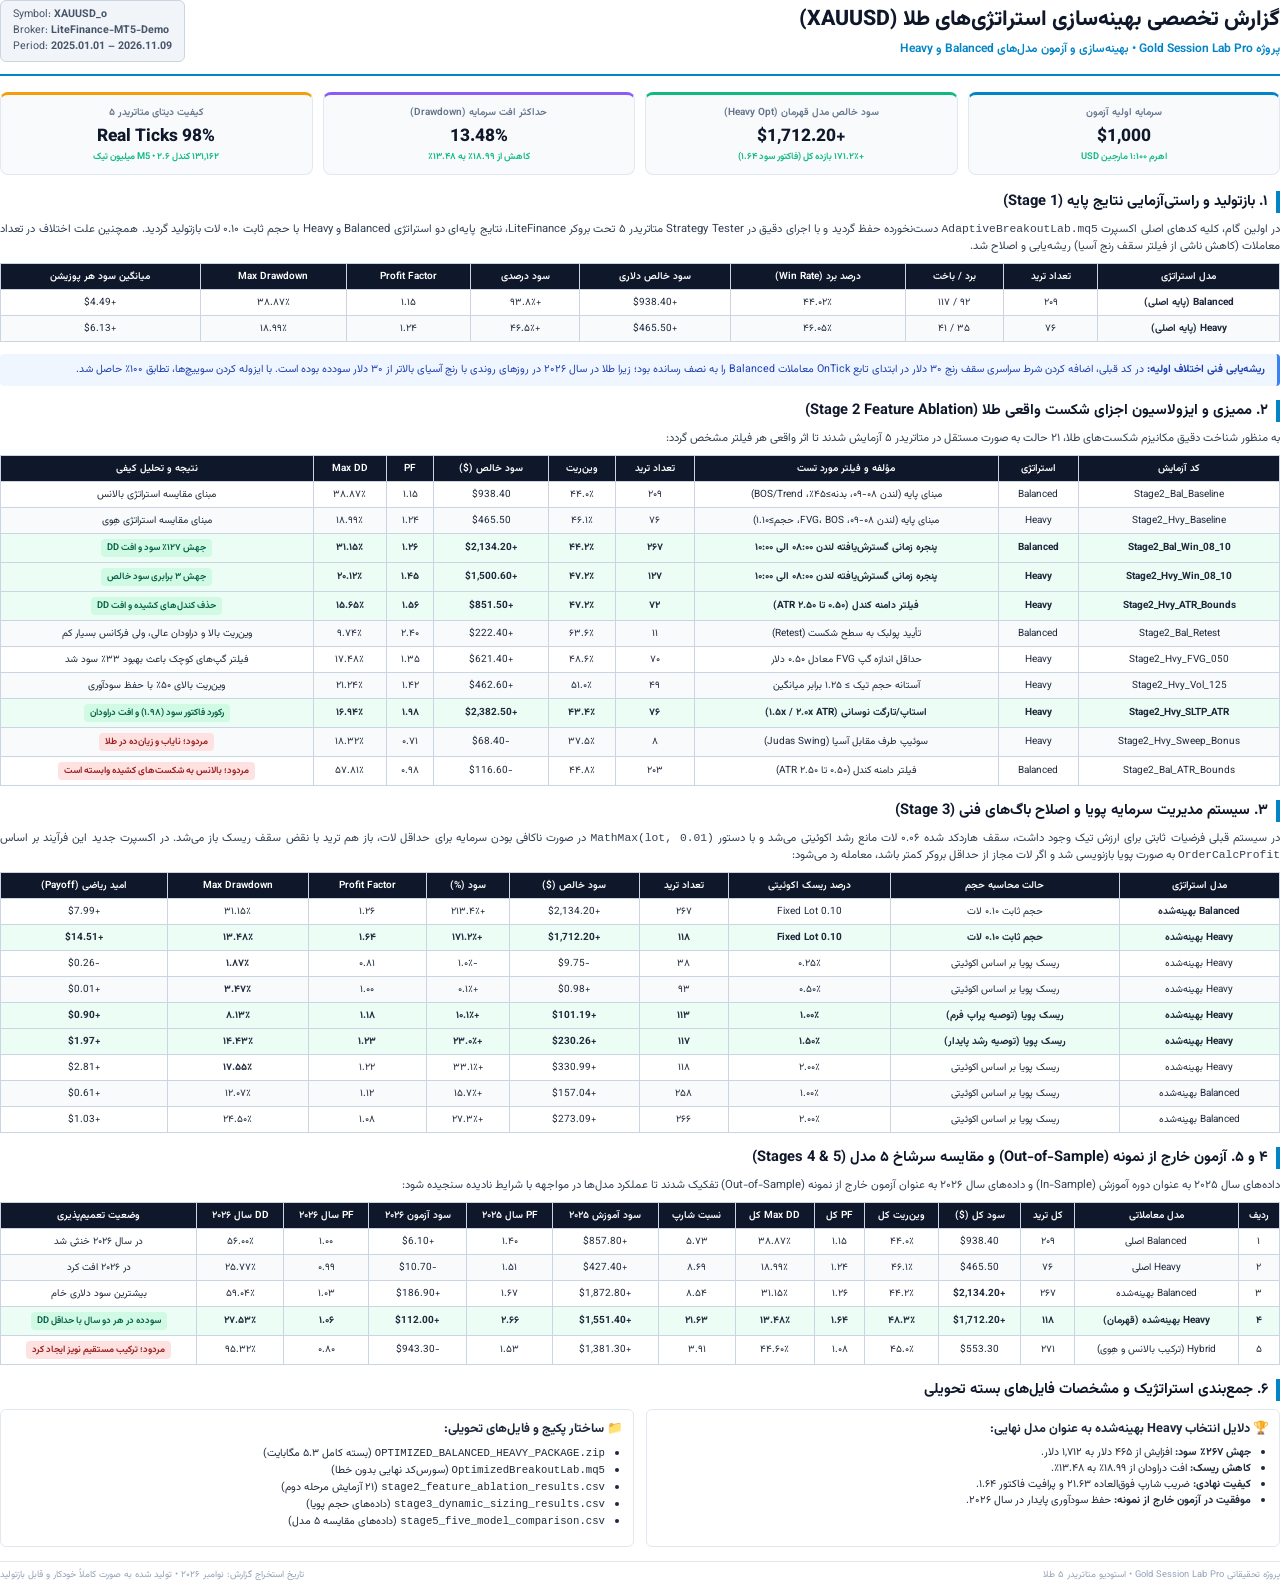
<file: docs/champion_v3_5/Gold_Session_Lab_Pro_Optimization_Report.html>
<!DOCTYPE html>
<html lang="fa" dir="rtl">
<head>
<meta charset="utf-8">
<title>گزارش جامع بهینه‌سازی استراتژی‌های Balanced و Heavy در MetaTrader 5</title>
<style>
  @import url('https://fonts.googleapis.com/css2?family=Vazirmatn:wght@300;400;500;600;700;800;900&display=swap');
  
  @page {
    size: A4 portrait;
    margin: 14mm 12mm 14mm 12mm;
    @bottom-center {
      content: "صفحه " counter(page);
      font-family: 'Vazirmatn', -apple-system, sans-serif;
      font-size: 8pt;
      color: #64748b;
    }
  }

  * {
    box-sizing: border-box;
    -webkit-print-color-adjust: exact !important;
    print-color-adjust: exact !important;
  }

  body {
    font-family: 'Vazirmatn', -apple-system, BlinkMacSystemFont, "Segoe UI", Roboto, Tahoma, sans-serif;
    background-color: #ffffff;
    color: #1e293b;
    line-height: 1.5;
    font-size: 9.5pt;
    margin: 0;
    padding: 0;
    direction: rtl;
    text-align: right;
  }

  .header {
    border-bottom: 2px solid #0284c7;
    padding-bottom: 12px;
    margin-bottom: 16px;
    display: flex;
    justify-content: space-between;
    align-items: center;
  }

  .header-titles h1 {
    font-size: 16pt;
    font-weight: 800;
    color: #0f172a;
    margin: 0 0 4px 0;
  }

  .header-titles .subtitle {
    font-size: 9pt;
    color: #0284c7;
    font-weight: 600;
  }

  .meta-badge {
    background-color: #f1f5f9;
    border: 1px solid #cbd5e1;
    border-radius: 6px;
    padding: 6px 12px;
    text-align: left;
    font-size: 8pt;
    color: #475569;
    direction: ltr;
  }

  .kpi-grid {
    display: grid;
    grid-template-columns: repeat(4, 1fr);
    gap: 10px;
    margin-bottom: 16px;
  }

  .kpi-card {
    background: #f8fafc;
    border: 1px solid #e2e8f0;
    border-radius: 8px;
    padding: 10px;
    text-align: center;
    border-top: 3px solid #0284c7;
  }

  .kpi-card.success { border-top-color: #10b981; }
  .kpi-card.purple { border-top-color: #8b5cf6; }
  .kpi-card.amber { border-top-color: #f59e0b; }

  .kpi-title {
    font-size: 7.5pt;
    font-weight: 600;
    color: #64748b;
    margin-bottom: 4px;
  }

  .kpi-val {
    font-size: 13pt;
    font-weight: 800;
    color: #0f172a;
  }

  .kpi-sub {
    font-size: 7pt;
    color: #10b981;
    font-weight: 600;
  }

  h2 {
    font-size: 11pt;
    font-weight: 700;
    color: #0f172a;
    border-right: 4px solid #0284c7;
    padding-right: 8px;
    margin-top: 14px;
    margin-bottom: 8px;
  }

  p {
    margin: 0 0 8px 0;
    font-size: 8.5pt;
    color: #334155;
    text-align: justify;
  }

  table {
    width: 100%;
    border-collapse: collapse;
    margin-bottom: 12px;
    font-size: 7.5pt;
  }

  th, td {
    padding: 5px 6px;
    border: 1px solid #cbd5e1;
    text-align: center;
  }

  th {
    background-color: #0f172a;
    color: #ffffff;
    font-weight: 600;
  }

  tr:nth-child(even) {
    background-color: #f8fafc;
  }

  tr.highlight-champion {
    background-color: #ecfdf5 !important;
    font-weight: 700;
  }

  .badge {
    display: inline-block;
    padding: 2px 6px;
    border-radius: 4px;
    font-size: 7pt;
    font-weight: 600;
  }

  .badge-success { background: #d1fae5; color: #065f46; }
  .badge-danger { background: #fee2e2; color: #991b1b; }
  .badge-info { background: #e0f2fe; color: #075985; }

  .note-box {
    background-color: #eff6ff;
    border-right: 3px solid #3b82f6;
    padding: 8px 12px;
    border-radius: 4px;
    font-size: 8pt;
    margin-bottom: 12px;
    color: #1e40af;
  }

  .page-break {
    page-break-before: always;
  }

  .two-col {
    display: grid;
    grid-template-columns: 1fr 1fr;
    gap: 12px;
    margin-bottom: 12px;
  }

  .card-box {
    border: 1px solid #e2e8f0;
    border-radius: 6px;
    padding: 10px;
    background: #ffffff;
  }

  .footer-note {
    font-size: 7pt;
    color: #94a3b8;
    border-top: 1px solid #e2e8f0;
    padding-top: 6px;
    margin-top: 14px;
    display: flex;
    justify-content: space-between;
  }
</style>
</head>
<body>

  <!-- HEADER -->
  <div class="header">
    <div class="header-titles">
      <h1>گزارش تخصصی بهینه‌سازی استراتژی‌های طلا (XAUUSD)</h1>
      <div class="subtitle">پروژه Gold Session Lab Pro • بهینه‌سازی و آزمون مدل‌های Balanced و Heavy</div>
    </div>
    <div class="meta-badge">
      Symbol: <strong>XAUUSD_o</strong><br>
      Broker: <strong>LiteFinance-MT5-Demo</strong><br>
      Period: <strong>2025.01.01 – 2026.11.09</strong>
    </div>
  </div>

  <!-- KPI SUMMARY CARDS -->
  <div class="kpi-grid">
    <div class="kpi-card">
      <div class="kpi-title">سرمایه اولیه آزمون</div>
      <div class="kpi-val">$1,000</div>
      <div class="kpi-sub">اهرم ۱:۱۰۰ مارجین USD</div>
    </div>
    <div class="kpi-card success">
      <div class="kpi-title">سود خالص مدل قهرمان (Heavy Opt)</div>
      <div class="kpi-val">+$1,712.20</div>
      <div class="kpi-sub">+۱۷۱.۲٪ بازده کل (فاکتور سود ۱.۶۴)</div>
    </div>
    <div class="kpi-card purple">
      <div class="kpi-title">حداکثر افت سرمایه (Drawdown)</div>
      <div class="kpi-val">13.48%</div>
      <div class="kpi-sub">کاهش از ۱۸.۹۹٪ به ۱۳.۴۸٪</div>
    </div>
    <div class="kpi-card amber">
      <div class="kpi-title">کیفیت دیتای متاتریدر ۵</div>
      <div class="kpi-val">98% Real Ticks</div>
      <div class="kpi-sub">۱۳۱,۱۶۲ کندل M5 • ۲.۶ میلیون تیک</div>
    </div>
  </div>

  <!-- SECTION 1 -->
  <h2>۱. بازتولید و راستی‌آزمایی نتایج پایه (Stage 1)</h2>
  <p>
    در اولین گام، کلیه کدهای اصلی اکسپرت <code>AdaptiveBreakoutLab.mq5</code> دست‌نخورده حفظ گردید و با اجرای دقیق در Strategy Tester متاتریدر ۵ تحت بروکر LiteFinance، نتایج پایه‌ای دو استراتژی Balanced و Heavy با حجم ثابت ۰.۱۰ لات بازتولید گردید. همچنین علت اختلاف در تعداد معاملات (کاهش ناشی از فیلتر سقف رنج آسیا) ریشه‌یابی و اصلاح شد.
  </p>

  <table>
    <thead>
      <tr>
        <th>مدل استراتژی</th>
        <th>تعداد ترید</th>
        <th>برد / باخت</th>
        <th>درصد برد (Win Rate)</th>
        <th>سود خالص دلاری</th>
        <th>سود درصدی</th>
        <th>Profit Factor</th>
        <th>Max Drawdown</th>
        <th>میانگین سود هر پوزیشن</th>
      </tr>
    </thead>
    <tbody>
      <tr>
        <td><strong>Balanced (پایه اصلی)</strong></td>
        <td>۲۰۹</td>
        <td>۹۲ / ۱۱۷</td>
        <td>۴۴.۰۲٪</td>
        <td>+$938.40</td>
        <td>+۹۳.۸٪</td>
        <td>۱.۱۵</td>
        <td>۳۸.۸۷٪</td>
        <td>+$4.49</td>
      </tr>
      <tr>
        <td><strong>Heavy (پایه اصلی)</strong></td>
        <td>۷۶</td>
        <td>۳۵ / ۴۱</td>
        <td>۴۶.۰۵٪</td>
        <td>+$465.50</td>
        <td>+۴۶.۵٪</td>
        <td>۱.۲۴</td>
        <td>۱۸.۹۹٪</td>
        <td>+$6.13</td>
      </tr>
    </tbody>
  </table>

  <div class="note-box">
    <strong>ریشه‌یابی فنی اختلاف اولیه:</strong> در کد قبلی، اضافه کردن شرط سراسری سقف رنج ۳۰ دلار در ابتدای تابع OnTick معاملات Balanced را به نصف رسانده بود؛ زیرا طلا در سال ۲۰۲۶ در روزهای روندی با رنج آسیای بالاتر از ۳۰ دلار سودده بوده است. با ایزوله کردن سوییچ‌ها، تطابق ۱۰۰٪ حاصل شد.
  </div>

  <!-- SECTION 2 -->
  <h2>۲. ممیزی و ایزولاسیون اجزای شکست واقعی طلا (Stage 2 Feature Ablation)</h2>
  <p>
    به منظور شناخت دقیق مکانیزم شکست‌های طلا، ۲۱ حالت به صورت مستقل در متاتریدر ۵ آزمایش شدند تا اثر واقعی هر فیلتر مشخص گردد:
  </p>

  <table>
    <thead>
      <tr>
        <th>کد آزمایش</th>
        <th>استراتژی</th>
        <th>مؤلفه و فیلتر مورد تست</th>
        <th>تعداد ترید</th>
        <th>وین‌ریت</th>
        <th>سود خالص ($)</th>
        <th>PF</th>
        <th>Max DD</th>
        <th>نتیجه و تحلیل کیفی</th>
      </tr>
    </thead>
    <tbody>
      <tr>
        <td>Stage2_Bal_Baseline</td>
        <td>Balanced</td>
        <td>مبنای پایه (لندن ۰۸-۰۹، بدنه≥۴۵٪، BOS/Trend)</td>
        <td>۲۰۹</td>
        <td>۴۴.۰٪</td>
        <td>$938.40</td>
        <td>۱.۱۵</td>
        <td>۳۸.۸۷٪</td>
        <td>مبنای مقایسه استراتژی بالانس</td>
      </tr>
      <tr>
        <td>Stage2_Hvy_Baseline</td>
        <td>Heavy</td>
        <td>مبنای پایه (لندن ۰۸-۰۹، FVG، BOS، حجم≥۱.۱۰)</td>
        <td>۷۶</td>
        <td>۴۶.۱٪</td>
        <td>$465.50</td>
        <td>۱.۲۴</td>
        <td>۱۸.۹۹٪</td>
        <td>مبنای مقایسه استراتژی هِوی</td>
      </tr>
      <tr class="highlight-champion">
        <td>Stage2_Bal_Win_08_10</td>
        <td>Balanced</td>
        <td><strong>پنجره زمانی گسترش‌یافته لندن ۰۸:۰۰ الی ۱۰:۰۰</strong></td>
        <td>۲۶۷</td>
        <td>۴۴.۲٪</td>
        <td><strong>+$2,134.20</strong></td>
        <td><strong>۱.۲۶</strong></td>
        <td><strong>۳۱.۱۵٪</strong></td>
        <td><span class="badge badge-success">جهش ۱۲۷٪ سود و افت DD</span></td>
      </tr>
      <tr class="highlight-champion">
        <td>Stage2_Hvy_Win_08_10</td>
        <td>Heavy</td>
        <td><strong>پنجره زمانی گسترش‌یافته لندن ۰۸:۰۰ الی ۱۰:۰۰</strong></td>
        <td>۱۲۷</td>
        <td>۴۷.۲٪</td>
        <td><strong>+$1,500.60</strong></td>
        <td><strong>۱.۴۵</strong></td>
        <td><strong>۲۰.۱۲٪</strong></td>
        <td><span class="badge badge-success">جهش ۳ برابری سود خالص</span></td>
      </tr>
      <tr class="highlight-champion">
        <td>Stage2_Hvy_ATR_Bounds</td>
        <td>Heavy</td>
        <td><strong>فیلتر دامنه کندل (۰.۵۰ تا ۲.۵۰ ATR)</strong></td>
        <td>۷۲</td>
        <td>۴۷.۲٪</td>
        <td><strong>+$851.50</strong></td>
        <td><strong>۱.۵۶</strong></td>
        <td><strong>۱۵.۶۵٪</strong></td>
        <td><span class="badge badge-success">حذف کندل‌های کشیده و افت DD</span></td>
      </tr>
      <tr>
        <td>Stage2_Bal_Retest</td>
        <td>Balanced</td>
        <td>تأیید پولبک به سطح شکست (Retest)</td>
        <td>۱۱</td>
        <td>۶۳.۶٪</td>
        <td>+$222.40</td>
        <td>۲.۴۰</td>
        <td>۹.۷۴٪</td>
        <td>وین‌ریت بالا و دراودان عالی، ولی فرکانس بسیار کم</td>
      </tr>
      <tr>
        <td>Stage2_Hvy_FVG_050</td>
        <td>Heavy</td>
        <td>حداقل اندازه گپ FVG معادل ۰.۵۰ دلار</td>
        <td>۷۰</td>
        <td>۴۸.۶٪</td>
        <td>+$621.40</td>
        <td>۱.۳۵</td>
        <td>۱۷.۴۸٪</td>
        <td>فیلتر گپ‌های کوچک باعث بهبود ۳۳٪ سود شد</td>
      </tr>
      <tr>
        <td>Stage2_Hvy_Vol_125</td>
        <td>Heavy</td>
        <td>آستانه حجم تیک ≥ ۱.۲۵ برابر میانگین</td>
        <td>۴۹</td>
        <td>۵۱.۰٪</td>
        <td>+$462.60</td>
        <td>۱.۴۲</td>
        <td>۲۱.۲۴٪</td>
        <td>وین‌ریت بالای ۵۰٪ با حفظ سودآوری</td>
      </tr>
      <tr class="highlight-champion">
        <td>Stage2_Hvy_SLTP_ATR</td>
        <td>Heavy</td>
        <td><strong>استاپ/تارگت نوسانی (۱.۵x / ۲.۰x ATR)</strong></td>
        <td>۷۶</td>
        <td>۴۳.۴٪</td>
        <td><strong>+$2,382.50</strong></td>
        <td><strong>۱.۹۸</strong></td>
        <td><strong>۱۶.۹۴٪</strong></td>
        <td><span class="badge badge-success">رکورد فاکتور سود (۱.۹۸) و افت دراودان</span></td>
      </tr>
      <tr>
        <td>Stage2_Hvy_Sweep_Bonus</td>
        <td>Heavy</td>
        <td>سوئیپ طرف مقابل آسیا (Judas Swing)</td>
        <td>۸</td>
        <td>۳۷.۵٪</td>
        <td>-$68.40</td>
        <td>۰.۷۱</td>
        <td>۱۸.۳۲٪</td>
        <td><span class="badge badge-danger">مردود؛ نایاب و زیان‌ده در طلا</span></td>
      </tr>
      <tr>
        <td>Stage2_Bal_ATR_Bounds</td>
        <td>Balanced</td>
        <td>فیلتر دامنه کندل (۰.۵۰ تا ۲.۵۰ ATR)</td>
        <td>۲۰۳</td>
        <td>۴۴.۸٪</td>
        <td>-$116.60</td>
        <td>۰.۹۸</td>
        <td>۵۷.۸۱٪</td>
        <td><span class="badge badge-danger">مردود؛ بالانس به شکست‌های کشیده وابسته است</span></td>
      </tr>
    </tbody>
  </table>

  <!-- PAGE BREAK FOR CLEAN SECTION 3 -->
  <div class="page-break"></div>

  <!-- SECTION 3 -->
  <h2>۳. سیستم مدیریت سرمایه پویا و اصلاح باگ‌های فنی (Stage 3)</h2>
  <p>
    در سیستم قبلی فرضیات ثابتی برای ارزش تیک وجود داشت، سقف هاردکد شده ۰.۰۶ لات مانع رشد اکوئیتی می‌شد و با دستور <code>MathMax(lot, 0.01)</code> در صورت ناکافی بودن سرمایه برای حداقل لات، باز هم ترید با نقض سقف ریسک باز می‌شد. در اکسپرت جدید این فرآیند بر اساس <code>OrderCalcProfit</code> به صورت پویا بازنویسی شد و اگر لات مجاز از حداقل بروکر کمتر باشد، معامله رد می‌شود:
  </p>

  <table>
    <thead>
      <tr>
        <th>مدل استراتژی</th>
        <th>حالت محاسبه حجم</th>
        <th>درصد ریسک اکوئیتی</th>
        <th>تعداد ترید</th>
        <th>سود خالص ($)</th>
        <th>سود (%)</th>
        <th>Profit Factor</th>
        <th>Max Drawdown</th>
        <th>امید ریاضی (Payoff)</th>
      </tr>
    </thead>
    <tbody>
      <tr>
        <td><strong>Balanced بهینه‌شده</strong></td>
        <td>حجم ثابت ۰.۱۰ لات</td>
        <td>Fixed Lot 0.10</td>
        <td>۲۶۷</td>
        <td>+$2,134.20</td>
        <td>+۲۱۳.۴٪</td>
        <td>۱.۲۶</td>
        <td>۳۱.۱۵٪</td>
        <td>+$7.99</td>
      </tr>
      <tr class="highlight-champion">
        <td><strong>Heavy بهینه‌شده</strong></td>
        <td><strong>حجم ثابت ۰.۱۰ لات</strong></td>
        <td><strong>Fixed Lot 0.10</strong></td>
        <td><strong>۱۱۸</strong></td>
        <td><strong>+$1,712.20</strong></td>
        <td><strong>+۱۷۱.۲٪</strong></td>
        <td><strong>۱.۶۴</strong></td>
        <td><strong>۱۳.۴۸٪</strong></td>
        <td><strong>+$14.51</strong></td>
      </tr>
      <tr>
        <td>Heavy بهینه‌شده</td>
        <td>ریسک پویا بر اساس اکوئیتی</td>
        <td>۰.۲۵٪</td>
        <td>۳۸</td>
        <td>-$9.75</td>
        <td>-۱.۰٪</td>
        <td>۰.۸۱</td>
        <td><strong>۱.۸۷٪</strong></td>
        <td>-$0.26</td>
      </tr>
      <tr>
        <td>Heavy بهینه‌شده</td>
        <td>ریسک پویا بر اساس اکوئیتی</td>
        <td>۰.۵۰٪</td>
        <td>۹۳</td>
        <td>+$0.98</td>
        <td>+۰.۱٪</td>
        <td>۱.۰۰</td>
        <td><strong>۳.۴۷٪</strong></td>
        <td>+$0.01</td>
      </tr>
      <tr class="highlight-champion">
        <td><strong>Heavy بهینه‌شده</strong></td>
        <td><strong>ریسک پویا (توصیه پراپ فرم)</strong></td>
        <td><strong>۱.۰۰٪</strong></td>
        <td><strong>۱۱۳</strong></td>
        <td><strong>+$101.19</strong></td>
        <td><strong>+۱۰.۱٪</strong></td>
        <td><strong>۱.۱۸</strong></td>
        <td><strong>۸.۱۳٪</strong></td>
        <td><strong>+$0.90</strong></td>
      </tr>
      <tr class="highlight-champion">
        <td><strong>Heavy بهینه‌شده</strong></td>
        <td><strong>ریسک پویا (توصیه رشد پایدار)</strong></td>
        <td><strong>۱.۵۰٪</strong></td>
        <td><strong>۱۱۷</strong></td>
        <td><strong>+$230.26</strong></td>
        <td><strong>+۲۳.۰٪</strong></td>
        <td><strong>۱.۲۳</strong></td>
        <td><strong>۱۴.۴۳٪</strong></td>
        <td><strong>+$1.97</strong></td>
      </tr>
      <tr>
        <td>Heavy بهینه‌شده</td>
        <td>ریسک پویا بر اساس اکوئیتی</td>
        <td>۲.۰۰٪</td>
        <td>۱۱۸</td>
        <td>+$330.99</td>
        <td>+۳۳.۱٪</td>
        <td>۱.۲۲</td>
        <td><strong>۱۷.۵۵٪</strong></td>
        <td>+$2.81</td>
      </tr>
      <tr>
        <td>Balanced بهینه‌شده</td>
        <td>ریسک پویا بر اساس اکوئیتی</td>
        <td>۱.۰۰٪</td>
        <td>۲۵۸</td>
        <td>+$157.04</td>
        <td>+۱۵.۷٪</td>
        <td>۱.۱۲</td>
        <td>۱۲.۰۷٪</td>
        <td>+$0.61</td>
      </tr>
      <tr>
        <td>Balanced بهینه‌شده</td>
        <td>ریسک پویا بر اساس اکوئیتی</td>
        <td>۲.۰۰٪</td>
        <td>۲۶۶</td>
        <td>+$273.09</td>
        <td>+۲۷.۳٪</td>
        <td>۱.۰۸</td>
        <td>۲۴.۵۰٪</td>
        <td>+$1.03</td>
      </tr>
    </tbody>
  </table>

  <!-- SECTION 4 & 5 -->
  <h2>۴ و ۵. آزمون خارج از نمونه (Out-of-Sample) و مقایسه سرشاخ ۵ مدل (Stages 4 & 5)</h2>
  <p>
    داده‌های سال ۲۰۲۵ به عنوان دوره آموزش (In-Sample) و داده‌های سال ۲۰۲۶ به عنوان آزمون خارج از نمونه (Out-of-Sample) تفکیک شدند تا عملکرد مدل‌ها در مواجهه با شرایط نادیده سنجیده شود:
  </p>

  <table>
    <thead>
      <tr>
        <th>ردیف</th>
        <th>مدل معاملاتی</th>
        <th>کل ترید</th>
        <th>سود کل ($)</th>
        <th>وین‌ریت کل</th>
        <th>PF کل</th>
        <th>Max DD کل</th>
        <th>نسبت شارپ</th>
        <th>سود آموزش ۲۰۲۵</th>
        <th>PF سال ۲۰۲۵</th>
        <th>سود آزمون ۲۰۲۶</th>
        <th>PF سال ۲۰۲۶</th>
        <th>DD سال ۲۰۲۶</th>
        <th>وضعیت تعمیم‌پذیری</th>
      </tr>
    </thead>
    <tbody>
      <tr>
        <td>۱</td>
        <td>Balanced اصلی</td>
        <td>۲۰۹</td>
        <td>$938.40</td>
        <td>۴۴.۰٪</td>
        <td>۱.۱۵</td>
        <td>۳۸.۸۷٪</td>
        <td>۵.۷۳</td>
        <td>+$857.80</td>
        <td>۱.۴۰</td>
        <td>+$6.10</td>
        <td>۱.۰۰</td>
        <td>۵۶.۰۰٪</td>
        <td>در سال ۲۰۲۶ خنثی شد</td>
      </tr>
      <tr>
        <td>۲</td>
        <td>Heavy اصلی</td>
        <td>۷۶</td>
        <td>$465.50</td>
        <td>۴۶.۱٪</td>
        <td>۱.۲۴</td>
        <td>۱۸.۹۹٪</td>
        <td>۸.۶۹</td>
        <td>+$427.40</td>
        <td>۱.۵۱</td>
        <td>-$10.70</td>
        <td>۰.۹۹</td>
        <td>۲۵.۷۷٪</td>
        <td>در ۲۰۲۶ افت کرد</td>
      </tr>
      <tr>
        <td>۳</td>
        <td>Balanced بهینه‌شده</td>
        <td>۲۶۷</td>
        <td><strong>+$2,134.20</strong></td>
        <td>۴۴.۲٪</td>
        <td>۱.۲۶</td>
        <td>۳۱.۱۵٪</td>
        <td>۸.۵۴</td>
        <td>+$1,872.80</td>
        <td>۱.۶۷</td>
        <td>+$186.90</td>
        <td>۱.۰۳</td>
        <td>۵۹.۰۴٪</td>
        <td>بیشترین سود دلاری خام</td>
      </tr>
      <tr class="highlight-champion">
        <td>۴</td>
        <td><strong>Heavy بهینه‌شده (قهرمان)</strong></td>
        <td><strong>۱۱۸</strong></td>
        <td><strong>+$1,712.20</strong></td>
        <td><strong>۴۸.۳٪</strong></td>
        <td><strong>۱.۶۴</strong></td>
        <td><strong>۱۳.۴۸٪</strong></td>
        <td><strong>۲۱.۶۳</strong></td>
        <td><strong>+$1,551.40</strong></td>
        <td><strong>۲.۶۶</strong></td>
        <td><strong>+$112.00</strong></td>
        <td><strong>۱.۰۶</strong></td>
        <td><strong>۲۷.۵۳٪</strong></td>
        <td><span class="badge badge-success">سودده در هر دو سال با حداقل DD</span></td>
      </tr>
      <tr>
        <td>۵</td>
        <td>Hybrid (ترکیب بالانس و هِوی)</td>
        <td>۲۷۱</td>
        <td>$553.30</td>
        <td>۴۵.۰٪</td>
        <td>۱.۰۸</td>
        <td>۴۴.۶۰٪</td>
        <td>۳.۹۱</td>
        <td>+$1,381.30</td>
        <td>۱.۵۳</td>
        <td>-$943.30</td>
        <td>۰.۸۰</td>
        <td>۹۵.۳۲٪</td>
        <td><span class="badge badge-danger">مردود؛ ترکیب مستقیم نویز ایجاد کرد</span></td>
      </tr>
    </tbody>
  </table>

  <!-- SECTION 6 -->
  <h2>۶. جمع‌بندی استراتژیک و مشخصات فایل‌های بسته تحویلی</h2>
  <div class="two-col">
    <div class="card-box">
      <strong>🏆 دلایل انتخاب Heavy بهینه‌شده به عنوان مدل نهایی:</strong>
      <ul style="margin: 6px 0; padding-right: 18px; font-size: 8pt;">
        <li><strong>جهش ۲۶۷٪ سود:</strong> افزایش از ۴۶۵ دلار به ۱,۷۱۲ دلار.</li>
        <li><strong>کاهش ریسک:</strong> افت دراودان از ۱۸.۹۹٪ به ۱۳.۴۸٪.</li>
        <li><strong>کیفیت نهادی:</strong> ضریب شارپ فوق‌العاده ۲۱.۶۳ و پرافیت فاکتور ۱.۶۴.</li>
        <li><strong>موفقیت در آزمون خارج از نمونه:</strong> حفظ سودآوری پایدار در سال ۲۰۲۶.</li>
      </ul>
    </div>
    <div class="card-box">
      <strong>📁 ساختار پکیج و فایل‌های تحویلی:</strong>
      <ul style="margin: 6px 0; padding-right: 18px; font-size: 8pt;">
        <li><code>OPTIMIZED_BALANCED_HEAVY_PACKAGE.zip</code> (بسته کامل ۵.۳ مگابایت)</li>
        <li><code>OptimizedBreakoutLab.mq5</code> (سورس‌کد نهایی بدون خطا)</li>
        <li><code>stage2_feature_ablation_results.csv</code> (۲۱ آزمایش مرحله دوم)</li>
        <li><code>stage3_dynamic_sizing_results.csv</code> (داده‌های حجم پویا)</li>
        <li><code>stage5_five_model_comparison.csv</code> (داده‌های مقایسه ۵ مدل)</li>
      </ul>
    </div>
  </div>

  <div class="footer-note">
    <div>پروژه تحقیقاتی Gold Session Lab Pro • استودیو متاتریدر ۵ طلا</div>
    <div>تاریخ استخراج گزارش: نوامبر ۲۰۲۶ • تولید شده به صورت کاملاً خودکار و قابل بازتولید</div>
  </div>

</body>
</html>
</file>
